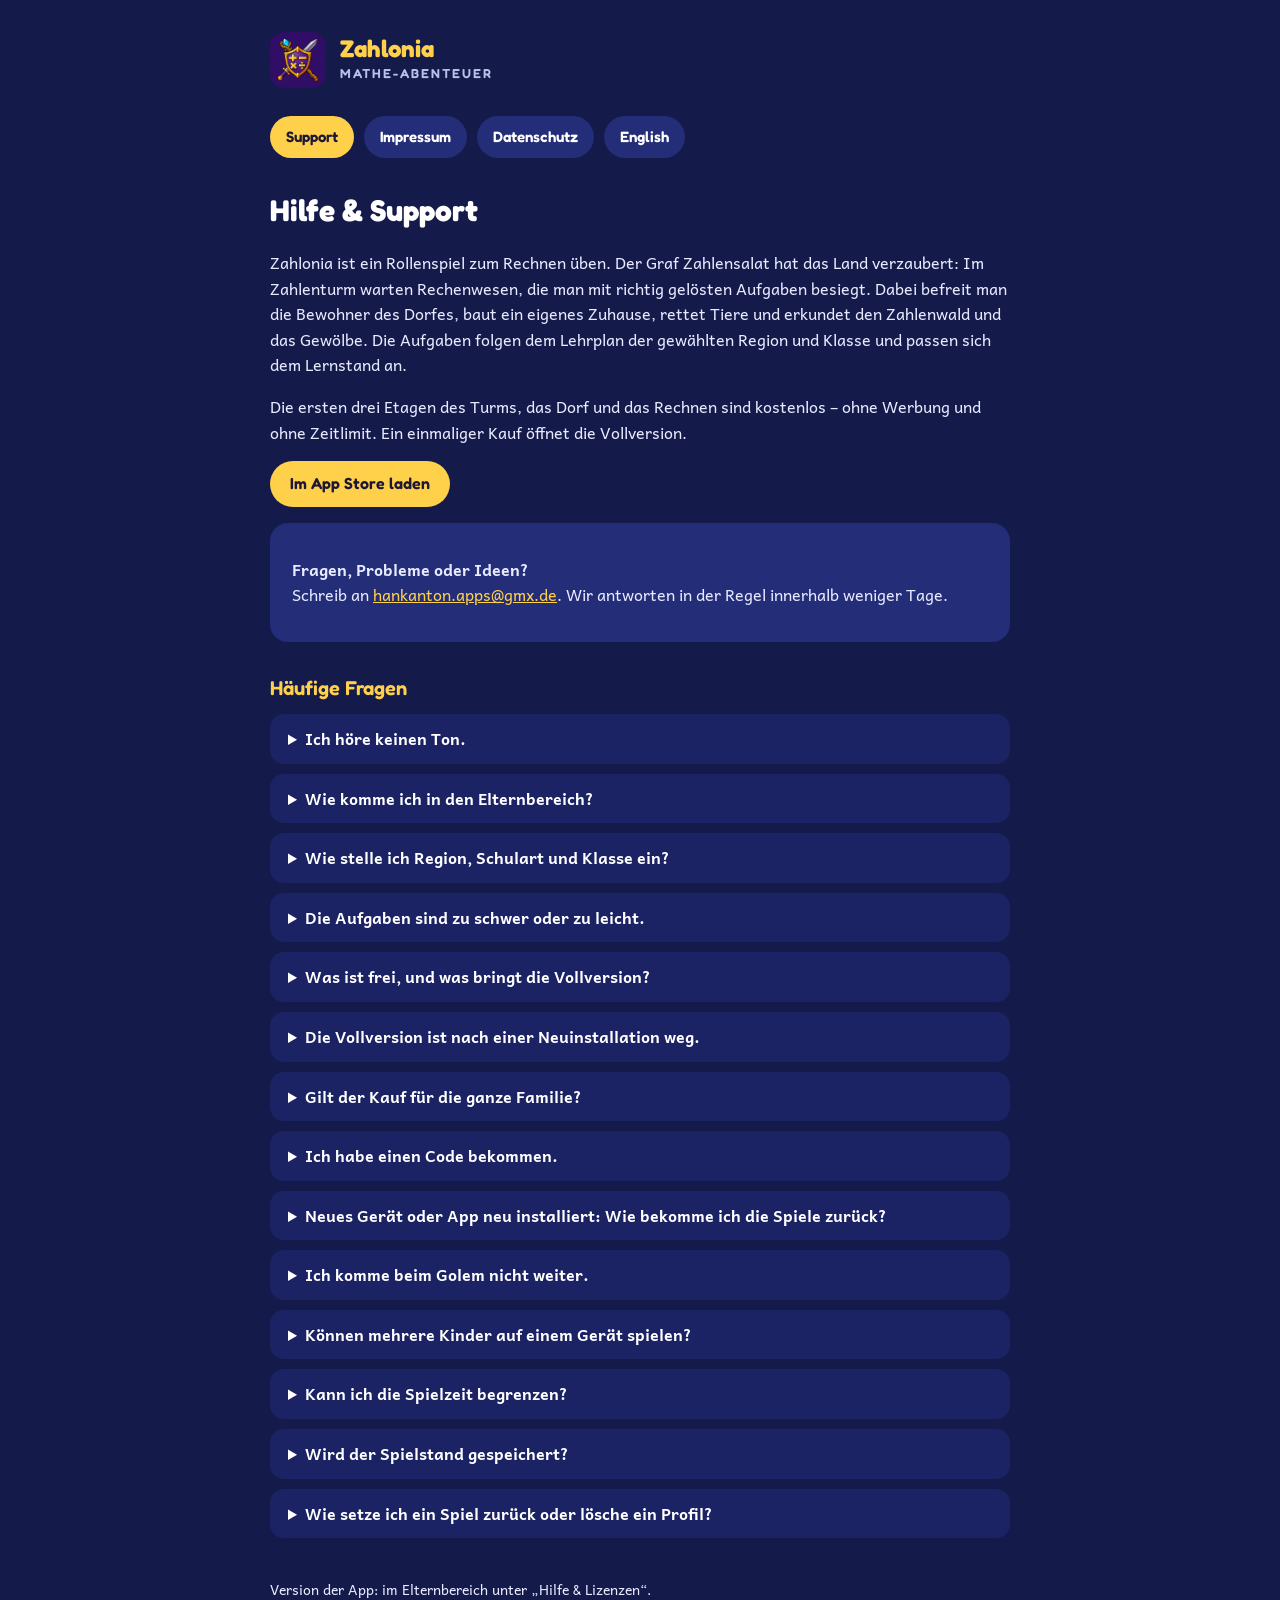
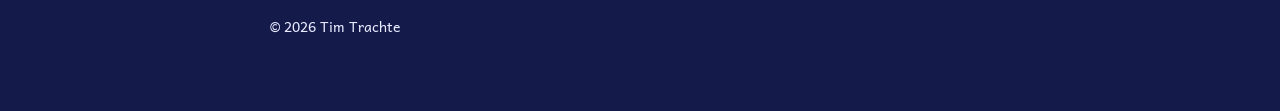
<file: index.html>
<!doctype html>
<html lang="de">
<head>
  <meta charset="utf-8">
  <meta name="viewport" content="width=device-width, initial-scale=1">
  <title>Support – Zahlonia: Mathe-Abenteuer</title>
  <link rel="icon" href="icons/icon-192.png">
  <link rel="stylesheet" href="fonts.css">
  <link rel="stylesheet" href="style.css">
</head>
<body>
<div class="wrap">
  <header>
    <img src="icons/logo-256.png" alt="">
    <div><div class="t">Zahlonia</div><div class="s">Mathe-Abenteuer</div></div>
  </header>
  <nav>
    <a href="index.html" class="on">Support</a>
    <a href="impressum.html">Impressum</a>
    <a href="datenschutz.html">Datenschutz</a>
    <a href="en/index.html" lang="en">English</a>
  </nav>

  <h1>Hilfe &amp; Support</h1>
  <p>Zahlonia ist ein Rollenspiel zum Rechnen üben. Der Graf Zahlensalat hat das Land verzaubert: Im Zahlenturm warten Rechenwesen, die man mit richtig gelösten Aufgaben besiegt. Dabei befreit man die Bewohner des Dorfes, baut ein eigenes Zuhause, rettet Tiere und erkundet den Zahlenwald und das Gewölbe. Die Aufgaben folgen dem Lehrplan der gewählten Region und Klasse und passen sich dem Lernstand an.</p>
  <p>Die ersten drei Etagen des Turms, das Dorf und das Rechnen sind kostenlos – ohne Werbung und ohne Zeitlimit. Ein einmaliger Kauf öffnet die Vollversion.</p>
  <p><a class="laden" href="https://apps.apple.com/app/id6821342129">Im App Store laden</a></p>

  <div class="card">
    <p><strong>Fragen, Probleme oder Ideen?</strong><br>
    Schreib an <a href="mailto:hankanton.apps@gmx.de">hankanton.apps@gmx.de</a>. Wir antworten in der Regel innerhalb weniger Tage.</p>
  </div>

  <h2>Häufige Fragen</h2>
  <details><summary>Ich höre keinen Ton.</summary><p>Zahlonia spielt auch im stillen Modus Ton ab, wie Musik- und Video-Apps. Prüfe die Lautstärke des Geräts (Lautstärketasten) und in Zahlonia unter Einstellungen die Regler für Musik, Klänge und Stimmen. Leiser oder ganz stumm stellst du das Spiel genauso: mit den Lautstärketasten oder in den Einstellungen. Falls es trotzdem still bleibt, schreib uns bitte, welches Gerät und welche iOS-Version du nutzt.</p></details>
  <details><summary>Wie komme ich in den Elternbereich?</summary><p>In den Einstellungen auf „Für Eltern“ tippen. Dort steht eine Zahl als Wort, die in Ziffern eingetippt wird. Auf Wunsch lässt sich zusätzlich eine eigene Eltern-PIN festlegen.</p></details>
  <details><summary>Wie stelle ich Region, Schulart und Klasse ein?</summary><p>Im Elternbereich unter „Spielweg &amp; Klasse“. Enthalten sind die Lehrpläne aller deutschen Bundesländer, Österreichs, der Schweiz, Liechtensteins und Südtirols. Unter „Allgemein“ lässt sich mit „Wir sind gerade bei …“ angeben, welches Thema gerade in der Schule dran ist; dieses Thema kommt dann öfter vor.</p></details>
  <details><summary>Die Aufgaben sind zu schwer oder zu leicht.</summary><p>Das Spiel passt sich dem Lernstand an: Was noch unsicher ist, kommt öfter, und nach einem Fehler kommt dieselbe Art Aufgabe bald mit neuen Zahlen wieder. Wer schon weiter ist oder etwas wiederholen möchte, wählt im Elternbereich unter „Spielweg &amp; Klasse“ den Weg „Nach Stufe“ statt „Nach meiner Schule“. Unter „Allgemein“ lässt sich außerdem einstellen, wie stark die Wesen sind; die Aufgaben selbst ändert das nicht. Unter „Lernstand“ sieht man, welche Themen schon sicher sitzen.</p></details>
  <details><summary>Was ist frei, und was bringt die Vollversion?</summary><p>Frei sind die Etagen 1 bis 3 des Turms, das Dorf und das Rechnen für alle Klassen, ohne Werbung und ohne Zeitlimit. Die Vollversion öffnet die Etagen 4 bis 10, den Zahlenwald, das Gewölbe, alle Tiere sowie den Ausbau von Dorf und Haus. Sie ist ein einmaliger Kauf, kein Abo. Kaufen lässt sie sich nur im Elternbereich unter „Vollversion“; im Spiel selbst gibt es keinen Kaufknopf. Den aktuellen Preis zeigt die App dort direkt aus dem App Store.</p></details>
  <details><summary>Die Vollversion ist nach einer Neuinstallation weg.</summary><p>Im Elternbereich unter „Vollversion“ auf „Käufe wiederherstellen“ tippen. Dafür muss das Gerät mit demselben Apple Account angemeldet sein, mit dem gekauft wurde. Meist kommt die Vollversion beim Start auch von selbst wieder. Auf Android ebenso, mit dem Google-Konto, mit dem im Play Store gekauft wurde.</p></details>
  <details><summary>Gilt der Kauf für die ganze Familie?</summary><p>Ja. Die Vollversion gilt für alle Kinder auf dem Gerät und über die Familienfreigabe von Apple auch auf den Geräten der Familie. Ist bei einem Kinderkonto „Kaufen fragen“ eingeschaltet, wartet der Kauf, bis ein Elternteil zustimmt; danach ist die Vollversion von selbst da. Auf Android gilt die Vollversion für alle Kinder auf dem Gerät und auf anderen Android-Geräten mit demselben Google-Konto; die Familienmediathek von Google Play teilt In-App-Käufe nicht. Braucht ein Kauf die Zustimmung in Family Link, wartet er ebenso, bis sie da ist.</p></details>
  <details><summary>Ich habe einen Code bekommen.</summary><p>Im Elternbereich unter „Vollversion“ auf „Code einlösen“ tippen. Alternativ im App Store auf das eigene Profilbild tippen und „Geschenkkarte oder Code einlösen“ wählen. Auf Android öffnet „Code einlösen“ den Play Store; alternativ dort auf das eigene Profilbild tippen und „Zahlungen und Abos“ → „Geschenkcode einlösen“ wählen.</p></details>
  <details><summary>Neues Gerät oder App neu installiert: Wie bekomme ich die Spiele zurück?</summary><p>Zahlonia sichert die Spiele in iCloud, im Apple Account, der auf dem Gerät angemeldet ist, wenn iCloud dort eingeschaltet ist. Das neue Gerät muss mit demselben Apple Account angemeldet sein. Beim ersten Start auf dem neuen Gerät fragt die App „Gespeicherte Spiele in iCloud gefunden“; mit „Übernehmen“ geht es dort weiter, wo zuletzt gesichert wurde. Später geht das im Elternbereich unter „Allgemein“ → „Sicherung“ → „Aus iCloud wiederherstellen …“. Die Sicherung ist kein laufender Abgleich: Wer abwechselnd auf zwei Geräten spielt, hat dort getrennte Spielstände, und in iCloud liegt immer die Sicherung des Geräts, das zuletzt gesichert hat. Auf Android sichert Android selbst: etwa einmal am Tag verschlüsselt im Google-Konto des Geräts, wenn die Gerätesicherung an ist und das Gerät eine Displaysperre hat. Wird ein neues Gerät aus dieser Sicherung eingerichtet oder Zahlonia neu installiert, sind die Spiele von selbst wieder da – ohne Rückfrage.</p></details>
  <details><summary>Ich komme beim Golem nicht weiter.</summary><p>Mit Gold und Erz lassen sich in der Schmiede Waffe und Rüstung verbessern, und in der Kräuterstube gibt es Tränke. Beides macht den Kampf leichter. Wer viele Aufgaben richtig löst, wird außerdem mit der Zeit stärker.</p></details>
  <details><summary>Können mehrere Kinder auf einem Gerät spielen?</summary><p>Ja. Bis zu sechs Kinder bekommen je ein eigenes Profil mit eigener Klasse, und jedes Kind kann bis zu drei Spiele mit eigenem Helden haben. Verwaltet wird das im Elternbereich unter „Kinder“.</p></details>
  <details><summary>Kann ich die Spielzeit begrenzen?</summary><p>Ja, im Elternbereich unter „Spielzeit“: eine Grenze pro Tag, auf Wunsch am Wochenende anders. Ist die Zeit um, endet das Spiel freundlich und speichert. Für einen Tag lässt sich die Zeit verlängern.</p></details>
  <details><summary>Wird der Spielstand gespeichert?</summary><p>Ja, laufend auf dem Gerät und zusätzlich als Sicherung in iCloud, im Apple Account des Geräts (abschaltbar im Elternbereich unter „Allgemein“ → „Sicherung“; eine vorhandene Kopie entfernt dort „Sicherung in iCloud löschen …“). Über „Pause machen“ im Menü lässt sich jederzeit aufhören, beim nächsten Start geht es an derselben Stelle weiter. Auf Android statt in iCloud in der Gerätesicherung des Google-Kontos (Schalter „Sicherung im Google-Konto“ an derselben Stelle).</p></details>
  <details><summary>Wie setze ich ein Spiel zurück oder lösche ein Profil?</summary><p>Im Elternbereich: „Allgemein“ → „Spiel zurücksetzen …“, ein Kind samt Spielen unter „Kinder“. Zur Sicherheit muss man das Löschen drei Sekunden gedrückt halten.</p></details>

  <footer>
    <p>Version der App: im Elternbereich unter „Hilfe &amp; Lizenzen“.</p>
    <p>© 2026 Tim Trachte</p>
  </footer>
</div>
</body>
</html>
</file>
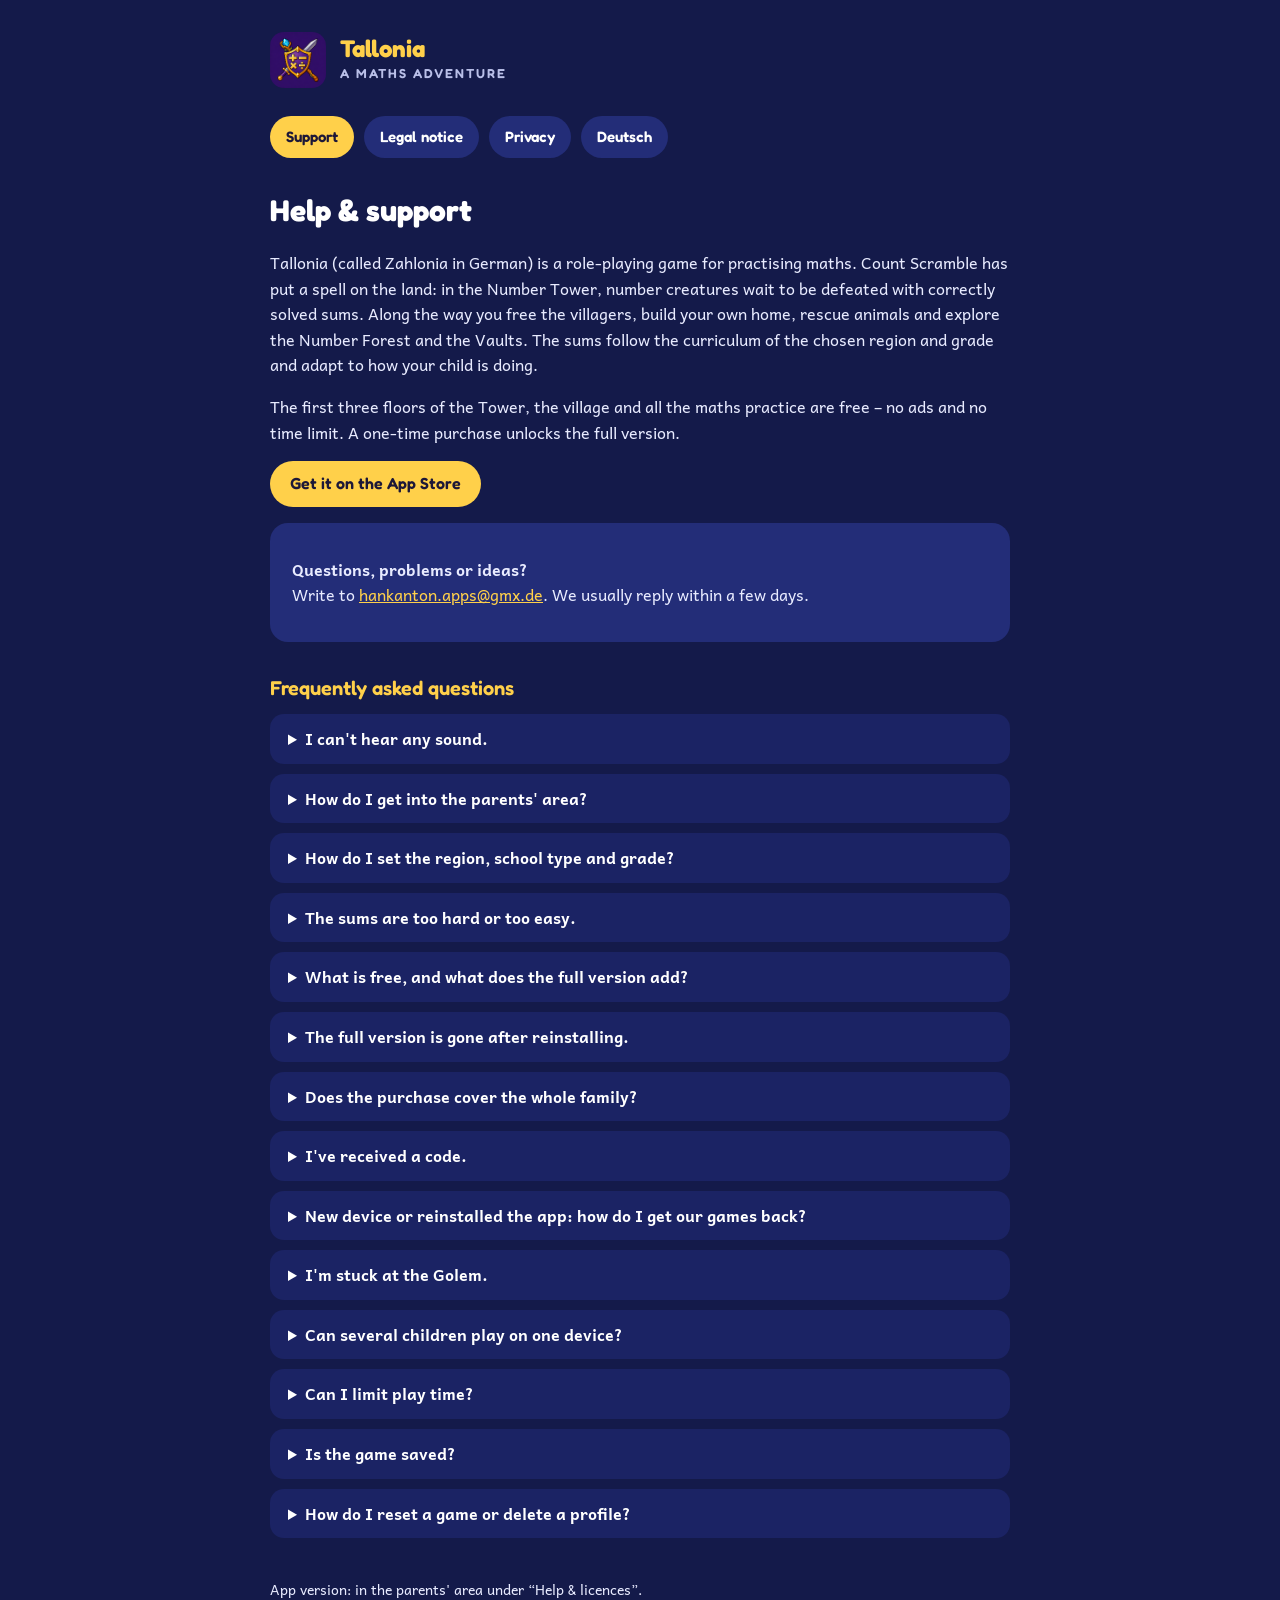
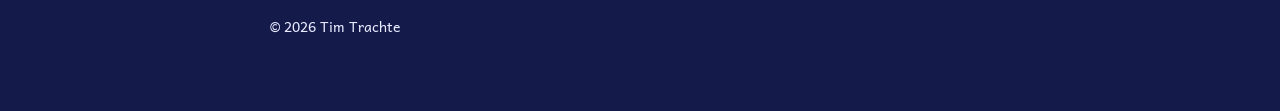
<file: en/index.html>
<!doctype html>
<html lang="en">
<head>
  <meta charset="utf-8">
  <meta name="viewport" content="width=device-width, initial-scale=1">
  <title>Support – Tallonia: A Maths Adventure</title>
  <link rel="icon" href="../icons/icon-192.png">
  <link rel="stylesheet" href="../fonts.css">
  <link rel="stylesheet" href="../style.css">
</head>
<body>
<div class="wrap">
  <header>
    <img src="../icons/logo-256.png" alt="">
    <div><div class="t">Tallonia</div><div class="s">A Maths Adventure</div></div>
  </header>
  <nav>
    <a href="index.html" class="on">Support</a>
    <a href="legal-notice.html">Legal notice</a>
    <a href="privacy.html">Privacy</a>
    <a href="../index.html" lang="de">Deutsch</a>
  </nav>

  <h1>Help &amp; support</h1>
  <p>Tallonia (called Zahlonia in German) is a role-playing game for practising maths. Count Scramble has put a spell on the land: in the Number Tower, number creatures wait to be defeated with correctly solved sums. Along the way you free the villagers, build your own home, rescue animals and explore the Number Forest and the Vaults. The sums follow the curriculum of the chosen region and grade and adapt to how your child is doing.</p>
  <p>The first three floors of the Tower, the village and all the maths practice are free – no ads and no time limit. A one-time purchase unlocks the full version.</p>
  <p><a class="laden" href="https://apps.apple.com/app/id6821342129">Get it on the App Store</a></p>

  <div class="card">
    <p><strong>Questions, problems or ideas?</strong><br>
    Write to <a href="mailto:hankanton.apps@gmx.de">hankanton.apps@gmx.de</a>. We usually reply within a few days.</p>
  </div>

  <h2>Frequently asked questions</h2>
  <details><summary>I can't hear any sound.</summary><p>Tallonia plays sound even in silent mode, like music and video apps. Check the device volume (volume buttons) and the sliders for music, sounds and voices under Settings in the game. To make the game quieter or mute it, use the volume buttons or the settings. If it still stays silent, please tell us which device and iOS version you are using.</p></details>
  <details><summary>How do I get into the parents' area?</summary><p>Tap “For parents” in the settings. A number is shown as a word; type it in as digits. You can also set your own parent PIN.</p></details>
  <details><summary>How do I set the region, school type and grade?</summary><p>In the parents' area under “Play mode &amp; grade”. The curricula of all German federal states, Austria, the German-speaking and bilingual Swiss cantons, Liechtenstein and South Tyrol are included (the game is in English, the curricula are those of these regions). If you follow a different curriculum, choose “By Level” instead. Under “General”, “We're currently on…” lets you say which topic is being covered at school right now; that topic then comes up more often.</p></details>
  <details><summary>The sums are too hard or too easy.</summary><p>The game adapts to your child's progress: what is still shaky comes up more often, and after a mistake the same kind of sum soon returns with new numbers. If your child is ahead or wants to revise, choose “By Level” instead of “By My School” in the parents' area under “Play mode &amp; grade”. Under “General” you can also set how strong the creatures are; this does not change the sums themselves. “Progress” shows which topics are already secure.</p></details>
  <details><summary>What is free, and what does the full version add?</summary><p>Floors 1 to 3 of the Tower, the village and the maths for every grade are free, with no ads and no time limit. The full version unlocks Floors 4 to 10, the Number Forest, the Vaults, all animals and the upgrades for the village and your home. It is a one-time purchase, not a subscription. It can only be bought in the parents' area under “Full version”; there is no buy button in the game itself. The app shows the current price there, straight from the App Store.</p></details>
  <details><summary>The full version is gone after reinstalling.</summary><p>In the parents' area under “Full version”, tap “Restore purchases”. The device must be signed in with the same Apple Account that made the purchase. Usually the full version also comes back by itself when the app starts. On Android the same applies, with the Google account that was used to buy in the Play Store.</p></details>
  <details><summary>Does the purchase cover the whole family?</summary><p>Yes. The full version applies to all players on the device and, through Apple's Family Sharing, on your family's devices too. If “Ask to Buy” is turned on for a child's account, the purchase waits until a parent approves it; after that the full version appears by itself. On Android, the full version applies to all players on the device and on other Android devices with the same Google account; Google Play Family Library does not share in-app purchases. If a purchase needs approval in Family Link, it waits in the same way until approved.</p></details>
  <details><summary>I've received a code.</summary><p>In the parents' area under “Full version”, tap “Redeem code”. Alternatively, tap your profile picture in the App Store and choose “Redeem Gift Card or Code”. On Android, “Redeem code” opens the Play Store; alternatively, tap your profile picture there and choose “Payments &amp; subscriptions” › “Redeem gift code”.</p></details>
  <details><summary>New device or reinstalled the app: how do I get our games back?</summary><p>Tallonia backs up the games to iCloud, in the Apple Account signed in on the device, if iCloud is turned on there. The new device must be signed in with the same Apple Account. On first launch on the new device, the app asks “Saved games found in iCloud”; tap “Restore” to continue from the last backup. Later you can do this in the parents' area under “General” › “Backup” › “Restore from iCloud…”. The backup is not a live sync: if you play on two devices in turn, each keeps its own games, and iCloud always holds the backup of the device that backed up last. On Android, Android itself does the backup: about once a day, encrypted, in the Google account on the device, if device backup is on and the device has a screen lock. If a new device is set up from this backup or Tallonia is reinstalled, the games are back by themselves – without asking.</p></details>
  <details><summary>I'm stuck at the Golem.</summary><p>With gold and ore you can improve your weapon and armour at the Forge, and the Herb Shop sells potions. Both make the fight easier. Solving lots of sums correctly also makes you stronger over time.</p></details>
  <details><summary>Can several children play on one device?</summary><p>Yes. Up to six children each get their own profile with their own grade, and each child can have up to three games with their own hero. You manage this in the parents' area under “Players”.</p></details>
  <details><summary>Can I limit play time?</summary><p>Yes, in the parents' area under “Play time”: a limit per day, optionally different at weekends. When time is up, the game ends in a friendly way and saves. You can extend the time for one day.</p></details>
  <details><summary>Is the game saved?</summary><p>Yes, continuously on the device and also as a backup in iCloud, in the Apple Account on the device (can be turned off in the parents' area under “General” › “Backup”; “Delete iCloud backup…” there removes an existing copy). You can stop at any time with “Take a break” in the menu; next time it carries on from the same spot. On Android, instead of iCloud, in the device backup of the Google account (switch “Backup to Google account” in the same place).</p></details>
  <details><summary>How do I reset a game or delete a profile?</summary><p>In the parents' area: “General” › “Reset game…”, and a child together with their games under “Players”. For safety, deleting has to be held down for three seconds.</p></details>

  <footer>
    <p>App version: in the parents' area under “Help &amp; licences”.</p>
    <p>© 2026 Tim Trachte</p>
  </footer>
</div>
</body>
</html>
</file>
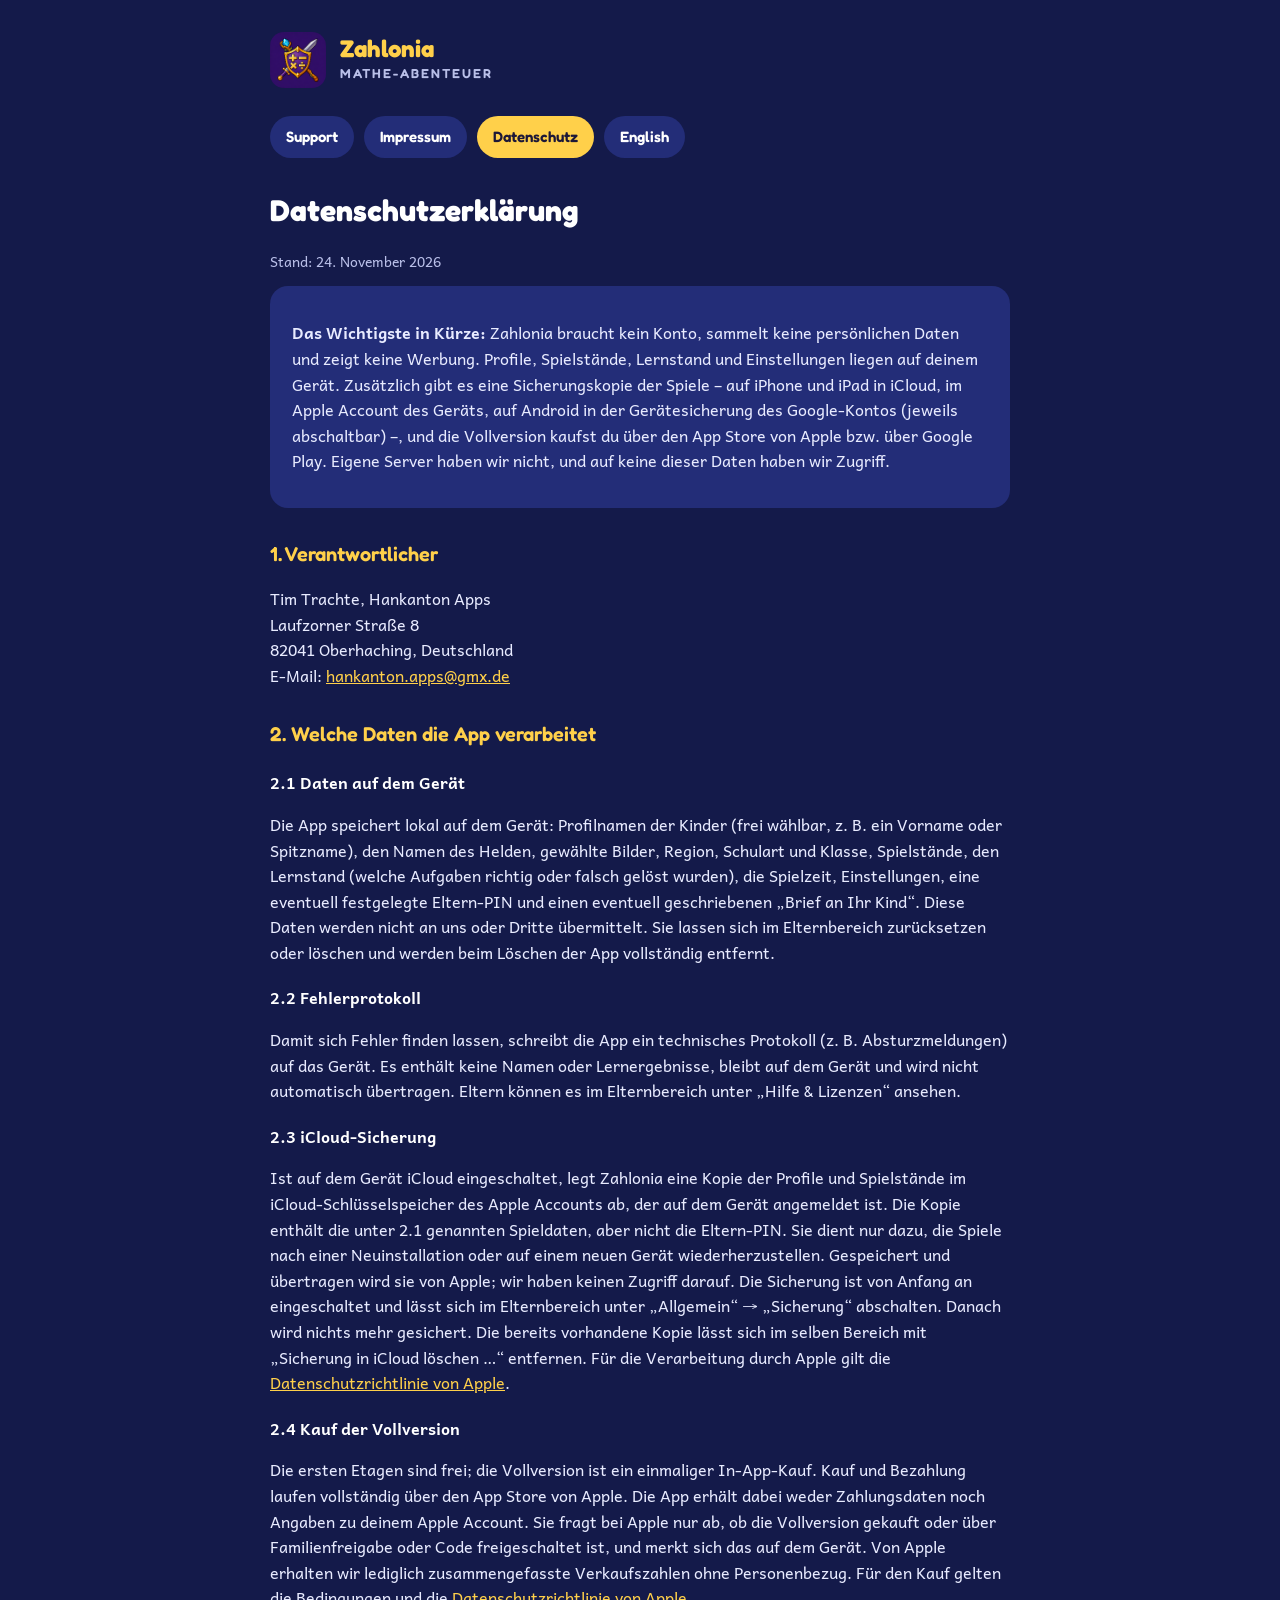
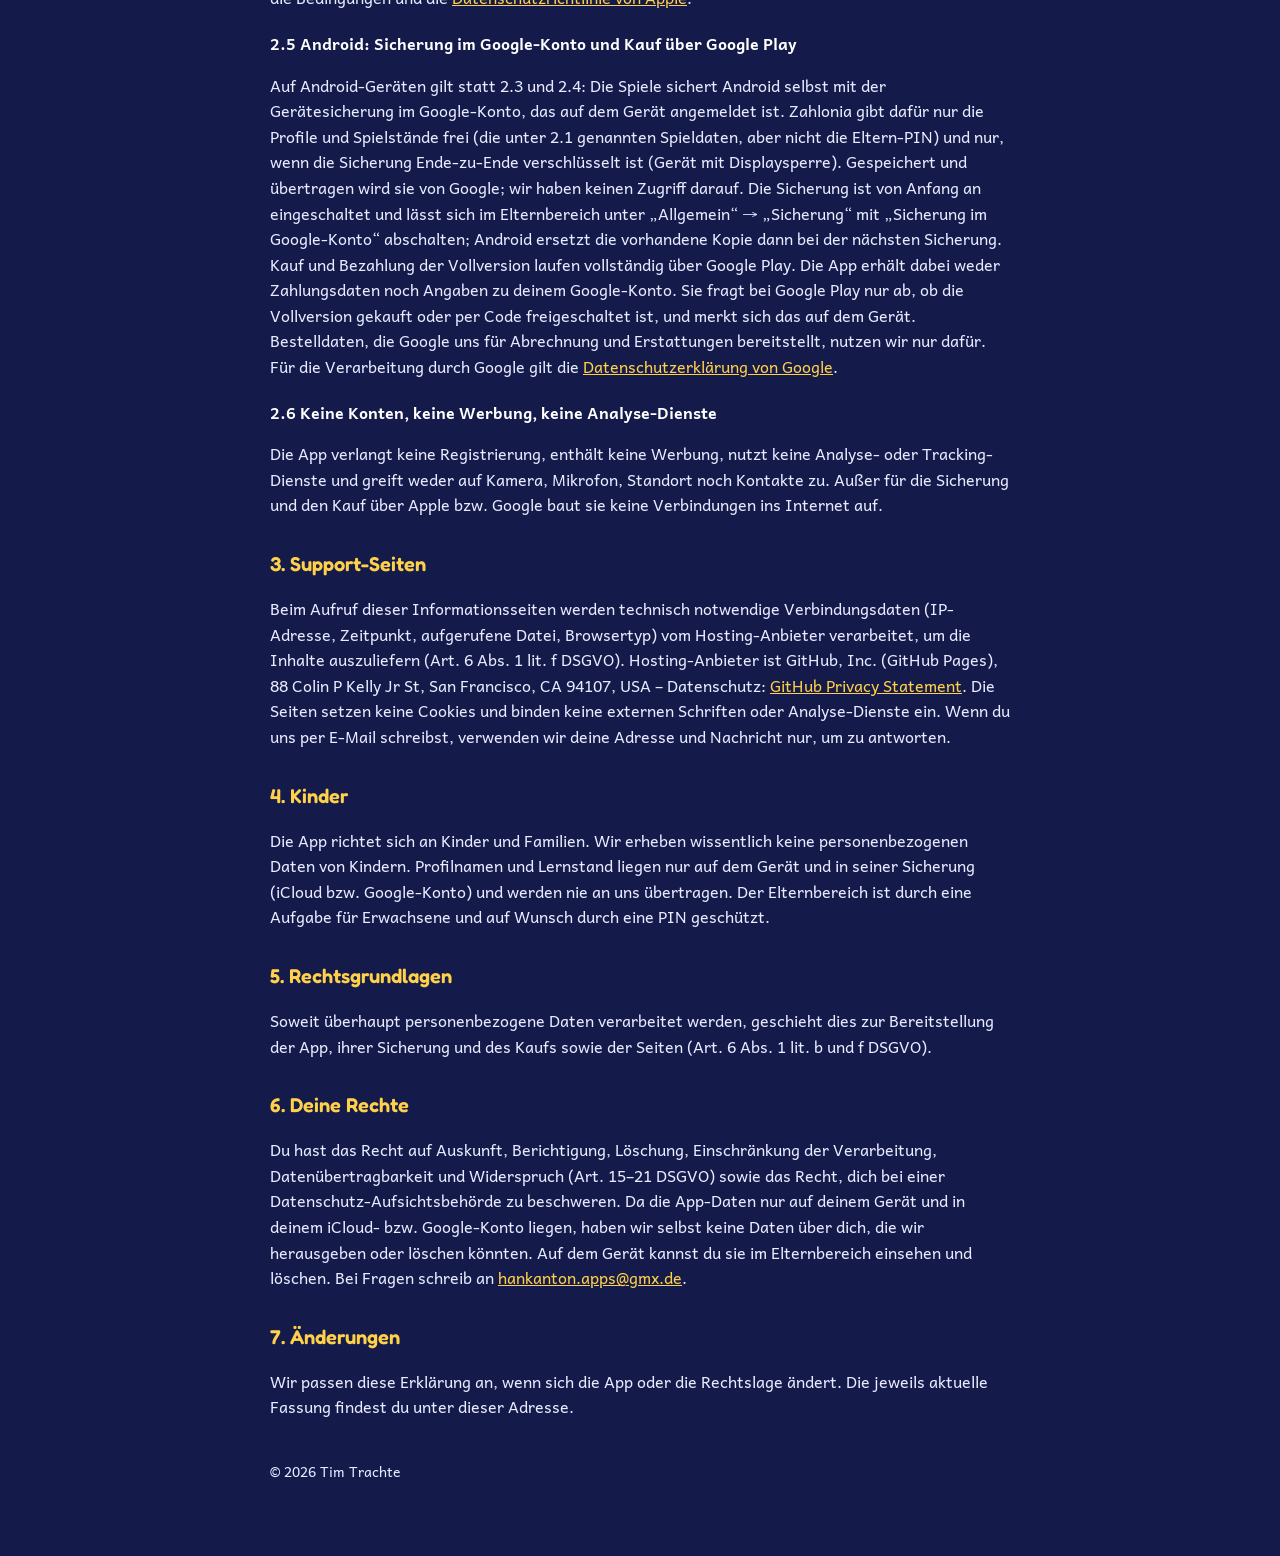
<file: datenschutz.html>
<!doctype html>
<html lang="de">
<head>
  <meta charset="utf-8">
  <meta name="viewport" content="width=device-width, initial-scale=1">
  <title>Datenschutz – Zahlonia: Mathe-Abenteuer</title>
  <link rel="icon" href="icons/icon-192.png">
  <link rel="stylesheet" href="fonts.css">
  <link rel="stylesheet" href="style.css">
</head>
<body>
<div class="wrap">
  <header>
    <img src="icons/logo-256.png" alt="">
    <div><div class="t">Zahlonia</div><div class="s">Mathe-Abenteuer</div></div>
  </header>
  <nav>
    <a href="index.html">Support</a>
    <a href="impressum.html">Impressum</a>
    <a href="datenschutz.html" class="on">Datenschutz</a>
    <a href="en/privacy.html" lang="en">English</a>
  </nav>

  <h1>Datenschutzerklärung</h1>
  <p class="muted">Stand: 24. November 2026</p>

  <div class="card">
    <p><strong>Das Wichtigste in Kürze:</strong> Zahlonia braucht kein Konto, sammelt keine persönlichen Daten und zeigt keine Werbung. Profile, Spielstände, Lernstand und Einstellungen liegen auf deinem Gerät. Zusätzlich gibt es eine Sicherungskopie der Spiele – auf iPhone und iPad in iCloud, im Apple Account des Geräts, auf Android in der Gerätesicherung des Google-Kontos (jeweils abschaltbar) –, und die Vollversion kaufst du über den App Store von Apple bzw. über Google Play. Eigene Server haben wir nicht, und auf keine dieser Daten haben wir Zugriff.</p>
  </div>

  <h2>1. Verantwortlicher</h2>
  <p>Tim Trachte, Hankanton Apps<br>Laufzorner Straße 8<br>82041 Oberhaching, Deutschland<br>
  E-Mail: <a href="mailto:hankanton.apps@gmx.de">hankanton.apps@gmx.de</a></p>

  <h2>2. Welche Daten die App verarbeitet</h2>
  <h3>2.1 Daten auf dem Gerät</h3>
  <p>Die App speichert lokal auf dem Gerät: Profilnamen der Kinder (frei wählbar, z. B. ein Vorname oder Spitzname), den Namen des Helden, gewählte Bilder, Region, Schulart und Klasse, Spielstände, den Lernstand (welche Aufgaben richtig oder falsch gelöst wurden), die Spielzeit, Einstellungen, eine eventuell festgelegte Eltern-PIN und einen eventuell geschriebenen „Brief an Ihr Kind“. Diese Daten werden nicht an uns oder Dritte übermittelt. Sie lassen sich im Elternbereich zurücksetzen oder löschen und werden beim Löschen der App vollständig entfernt.</p>
  <h3>2.2 Fehlerprotokoll</h3>
  <p>Damit sich Fehler finden lassen, schreibt die App ein technisches Protokoll (z. B. Absturzmeldungen) auf das Gerät. Es enthält keine Namen oder Lernergebnisse, bleibt auf dem Gerät und wird nicht automatisch übertragen. Eltern können es im Elternbereich unter „Hilfe &amp; Lizenzen“ ansehen.</p>
  <h3>2.3 iCloud-Sicherung</h3>
  <p>Ist auf dem Gerät iCloud eingeschaltet, legt Zahlonia eine Kopie der Profile und Spielstände im iCloud-Schlüsselspeicher des Apple Accounts ab, der auf dem Gerät angemeldet ist. Die Kopie enthält die unter 2.1 genannten Spieldaten, aber nicht die Eltern-PIN. Sie dient nur dazu, die Spiele nach einer Neuinstallation oder auf einem neuen Gerät wiederherzustellen. Gespeichert und übertragen wird sie von Apple; wir haben keinen Zugriff darauf. Die Sicherung ist von Anfang an eingeschaltet und lässt sich im Elternbereich unter „Allgemein“ → „Sicherung“ abschalten. Danach wird nichts mehr gesichert. Die bereits vorhandene Kopie lässt sich im selben Bereich mit „Sicherung in iCloud löschen …“ entfernen. Für die Verarbeitung durch Apple gilt die <a href="https://www.apple.com/de/legal/privacy/de-ww/" rel="noopener">Datenschutzrichtlinie von Apple</a>.</p>
  <h3>2.4 Kauf der Vollversion</h3>
  <p>Die ersten Etagen sind frei; die Vollversion ist ein einmaliger In-App-Kauf. Kauf und Bezahlung laufen vollständig über den App Store von Apple. Die App erhält dabei weder Zahlungsdaten noch Angaben zu deinem Apple Account. Sie fragt bei Apple nur ab, ob die Vollversion gekauft oder über Familienfreigabe oder Code freigeschaltet ist, und merkt sich das auf dem Gerät. Von Apple erhalten wir lediglich zusammengefasste Verkaufszahlen ohne Personenbezug. Für den Kauf gelten die Bedingungen und die <a href="https://www.apple.com/de/legal/privacy/de-ww/" rel="noopener">Datenschutzrichtlinie von Apple</a>.</p>
  <h3>2.5 Android: Sicherung im Google-Konto und Kauf über Google Play</h3>
  <p>Auf Android-Geräten gilt statt 2.3 und 2.4: Die Spiele sichert Android selbst mit der Gerätesicherung im Google-Konto, das auf dem Gerät angemeldet ist. Zahlonia gibt dafür nur die Profile und Spielstände frei (die unter 2.1 genannten Spieldaten, aber nicht die Eltern-PIN) und nur, wenn die Sicherung Ende-zu-Ende verschlüsselt ist (Gerät mit Displaysperre). Gespeichert und übertragen wird sie von Google; wir haben keinen Zugriff darauf. Die Sicherung ist von Anfang an eingeschaltet und lässt sich im Elternbereich unter „Allgemein“ → „Sicherung“ mit „Sicherung im Google-Konto“ abschalten; Android ersetzt die vorhandene Kopie dann bei der nächsten Sicherung. Kauf und Bezahlung der Vollversion laufen vollständig über Google Play. Die App erhält dabei weder Zahlungsdaten noch Angaben zu deinem Google-Konto. Sie fragt bei Google Play nur ab, ob die Vollversion gekauft oder per Code freigeschaltet ist, und merkt sich das auf dem Gerät. Bestelldaten, die Google uns für Abrechnung und Erstattungen bereitstellt, nutzen wir nur dafür. Für die Verarbeitung durch Google gilt die <a href="https://policies.google.com/privacy?hl=de" rel="noopener">Datenschutzerklärung von Google</a>.</p>
  <h3>2.6 Keine Konten, keine Werbung, keine Analyse-Dienste</h3>
  <p>Die App verlangt keine Registrierung, enthält keine Werbung, nutzt keine Analyse- oder Tracking-Dienste und greift weder auf Kamera, Mikrofon, Standort noch Kontakte zu. Außer für die Sicherung und den Kauf über Apple bzw. Google baut sie keine Verbindungen ins Internet auf.</p>

  <h2>3. Support-Seiten</h2>
  <p>Beim Aufruf dieser Informationsseiten werden technisch notwendige Verbindungsdaten (IP-Adresse, Zeitpunkt, aufgerufene Datei, Browsertyp) vom Hosting-Anbieter verarbeitet, um die Inhalte auszuliefern (Art. 6 Abs. 1 lit. f DSGVO). Hosting-Anbieter ist GitHub, Inc. (GitHub Pages), 88 Colin P Kelly Jr St, San Francisco, CA 94107, USA – Datenschutz: <a href="https://docs.github.com/de/site-policy/privacy-policies/github-general-privacy-statement" rel="noopener">GitHub Privacy Statement</a>. Die Seiten setzen keine Cookies und binden keine externen Schriften oder Analyse-Dienste ein. Wenn du uns per E-Mail schreibst, verwenden wir deine Adresse und Nachricht nur, um zu antworten.</p>

  <h2>4. Kinder</h2>
  <p>Die App richtet sich an Kinder und Familien. Wir erheben wissentlich keine personenbezogenen Daten von Kindern. Profilnamen und Lernstand liegen nur auf dem Gerät und in seiner Sicherung (iCloud bzw. Google-Konto) und werden nie an uns übertragen. Der Elternbereich ist durch eine Aufgabe für Erwachsene und auf Wunsch durch eine PIN geschützt.</p>

  <h2>5. Rechtsgrundlagen</h2>
  <p>Soweit überhaupt personenbezogene Daten verarbeitet werden, geschieht dies zur Bereitstellung der App, ihrer Sicherung und des Kaufs sowie der Seiten (Art. 6 Abs. 1 lit. b und f DSGVO).</p>

  <h2>6. Deine Rechte</h2>
  <p>Du hast das Recht auf Auskunft, Berichtigung, Löschung, Einschränkung der Verarbeitung, Datenübertragbarkeit und Widerspruch (Art. 15–21 DSGVO) sowie das Recht, dich bei einer Datenschutz-Aufsichtsbehörde zu beschweren. Da die App-Daten nur auf deinem Gerät und in deinem iCloud- bzw. Google-Konto liegen, haben wir selbst keine Daten über dich, die wir herausgeben oder löschen könnten. Auf dem Gerät kannst du sie im Elternbereich einsehen und löschen. Bei Fragen schreib an <a href="mailto:hankanton.apps@gmx.de">hankanton.apps@gmx.de</a>.</p>

  <h2>7. Änderungen</h2>
  <p>Wir passen diese Erklärung an, wenn sich die App oder die Rechtslage ändert. Die jeweils aktuelle Fassung findest du unter dieser Adresse.</p>

  <footer>
    <p>© 2026 Tim Trachte</p>
  </footer>
</div>
</body>
</html>
</file>
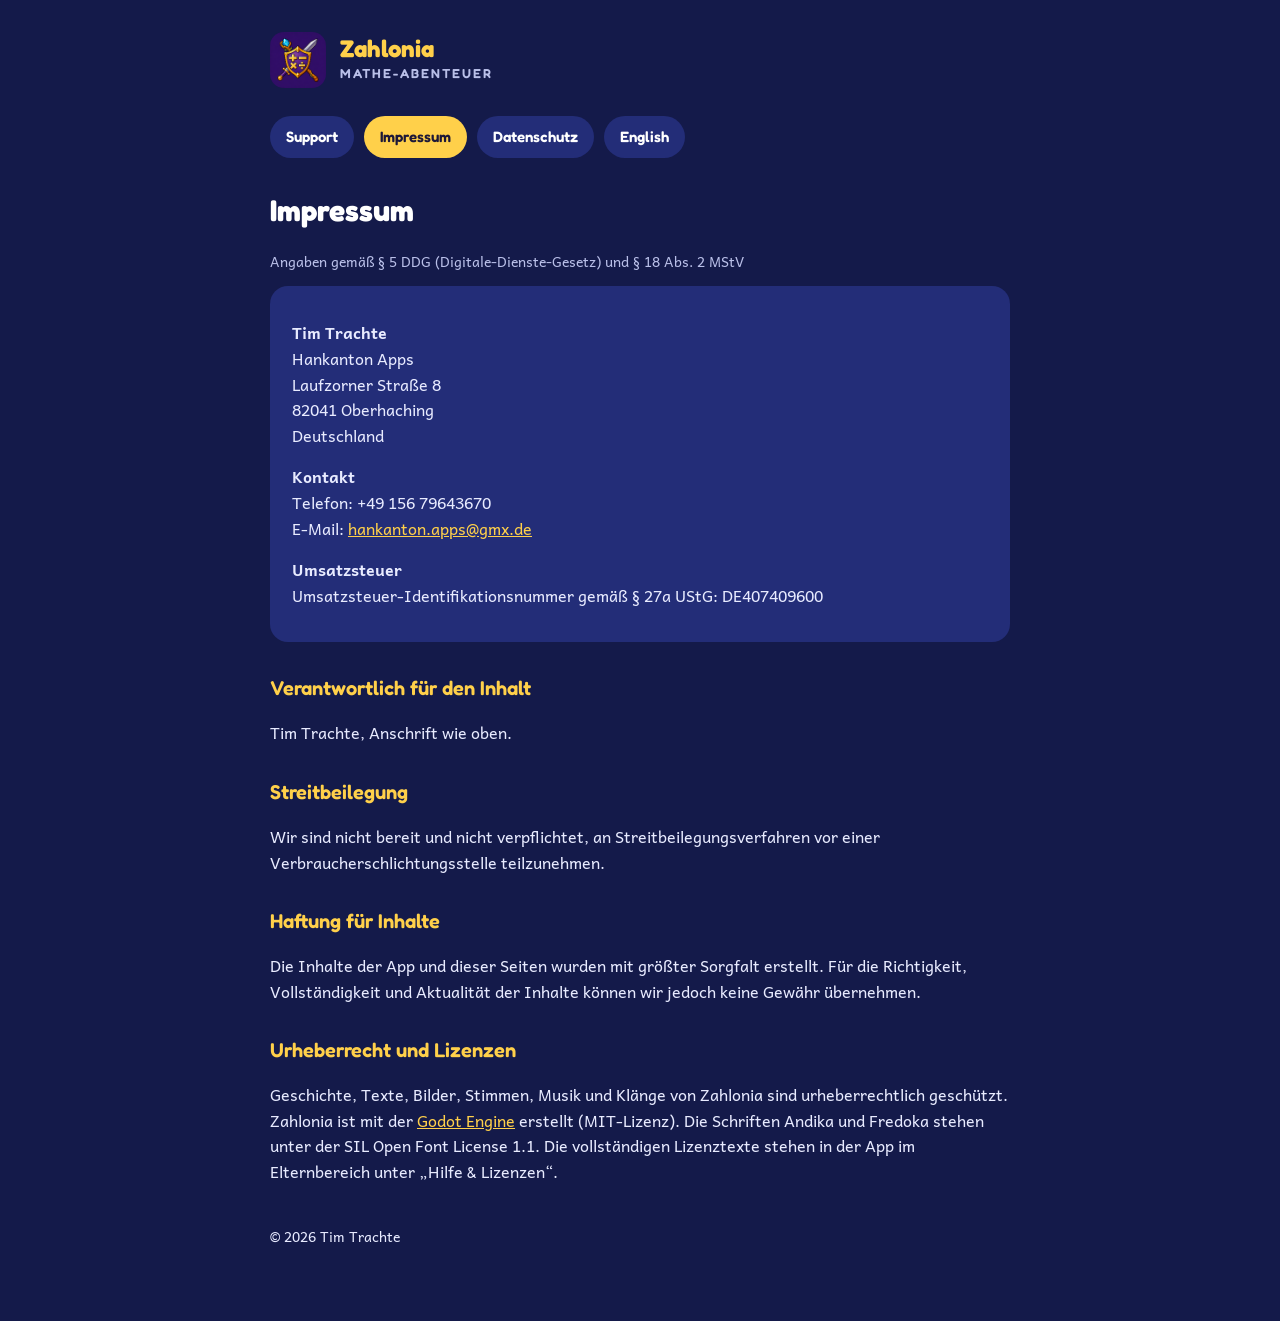
<file: impressum.html>
<!doctype html>
<html lang="de">
<head>
  <meta charset="utf-8">
  <meta name="viewport" content="width=device-width, initial-scale=1">
  <title>Impressum – Zahlonia: Mathe-Abenteuer</title>
  <link rel="icon" href="icons/icon-192.png">
  <link rel="stylesheet" href="fonts.css">
  <link rel="stylesheet" href="style.css">
</head>
<body>
<div class="wrap">
  <header>
    <img src="icons/logo-256.png" alt="">
    <div><div class="t">Zahlonia</div><div class="s">Mathe-Abenteuer</div></div>
  </header>
  <nav>
    <a href="index.html">Support</a>
    <a href="impressum.html" class="on">Impressum</a>
    <a href="datenschutz.html">Datenschutz</a>
    <a href="en/legal-notice.html" lang="en">English</a>
  </nav>

  <h1>Impressum</h1>
  <p class="muted">Angaben gemäß § 5 DDG (Digitale-Dienste-Gesetz) und § 18 Abs. 2 MStV</p>

  <div class="card">
    <p><strong>Tim Trachte</strong><br>
    Hankanton Apps<br>
    Laufzorner Straße 8<br>
    82041 Oberhaching<br>
    Deutschland</p>
    <p><strong>Kontakt</strong><br>
    Telefon: +49 156 79643670<br>
    E-Mail: <a href="mailto:hankanton.apps@gmx.de">hankanton.apps@gmx.de</a></p>
    <p><strong>Umsatzsteuer</strong><br>
    Umsatzsteuer-Identifikationsnummer gemäß § 27a UStG: DE407409600</p>
  </div>

  <h2>Verantwortlich für den Inhalt</h2>
  <p>Tim Trachte, Anschrift wie oben.</p>

  <h2>Streitbeilegung</h2>
  <p>Wir sind nicht bereit und nicht verpflichtet, an Streitbeilegungsverfahren vor einer Verbraucherschlichtungsstelle teilzunehmen.</p>

  <h2>Haftung für Inhalte</h2>
  <p>Die Inhalte der App und dieser Seiten wurden mit größter Sorgfalt erstellt. Für die Richtigkeit, Vollständigkeit und Aktualität der Inhalte können wir jedoch keine Gewähr übernehmen.</p>

  <h2>Urheberrecht und Lizenzen</h2>
  <p>Geschichte, Texte, Bilder, Stimmen, Musik und Klänge von Zahlonia sind urheberrechtlich geschützt. Zahlonia ist mit der <a href="https://godotengine.org" rel="noopener">Godot Engine</a> erstellt (MIT-Lizenz). Die Schriften Andika und Fredoka stehen unter der SIL Open Font License 1.1. Die vollständigen Lizenztexte stehen in der App im Elternbereich unter „Hilfe &amp; Lizenzen“.</p>

  <footer>
    <p>© 2026 Tim Trachte</p>
  </footer>
</div>
</body>
</html>
</file>
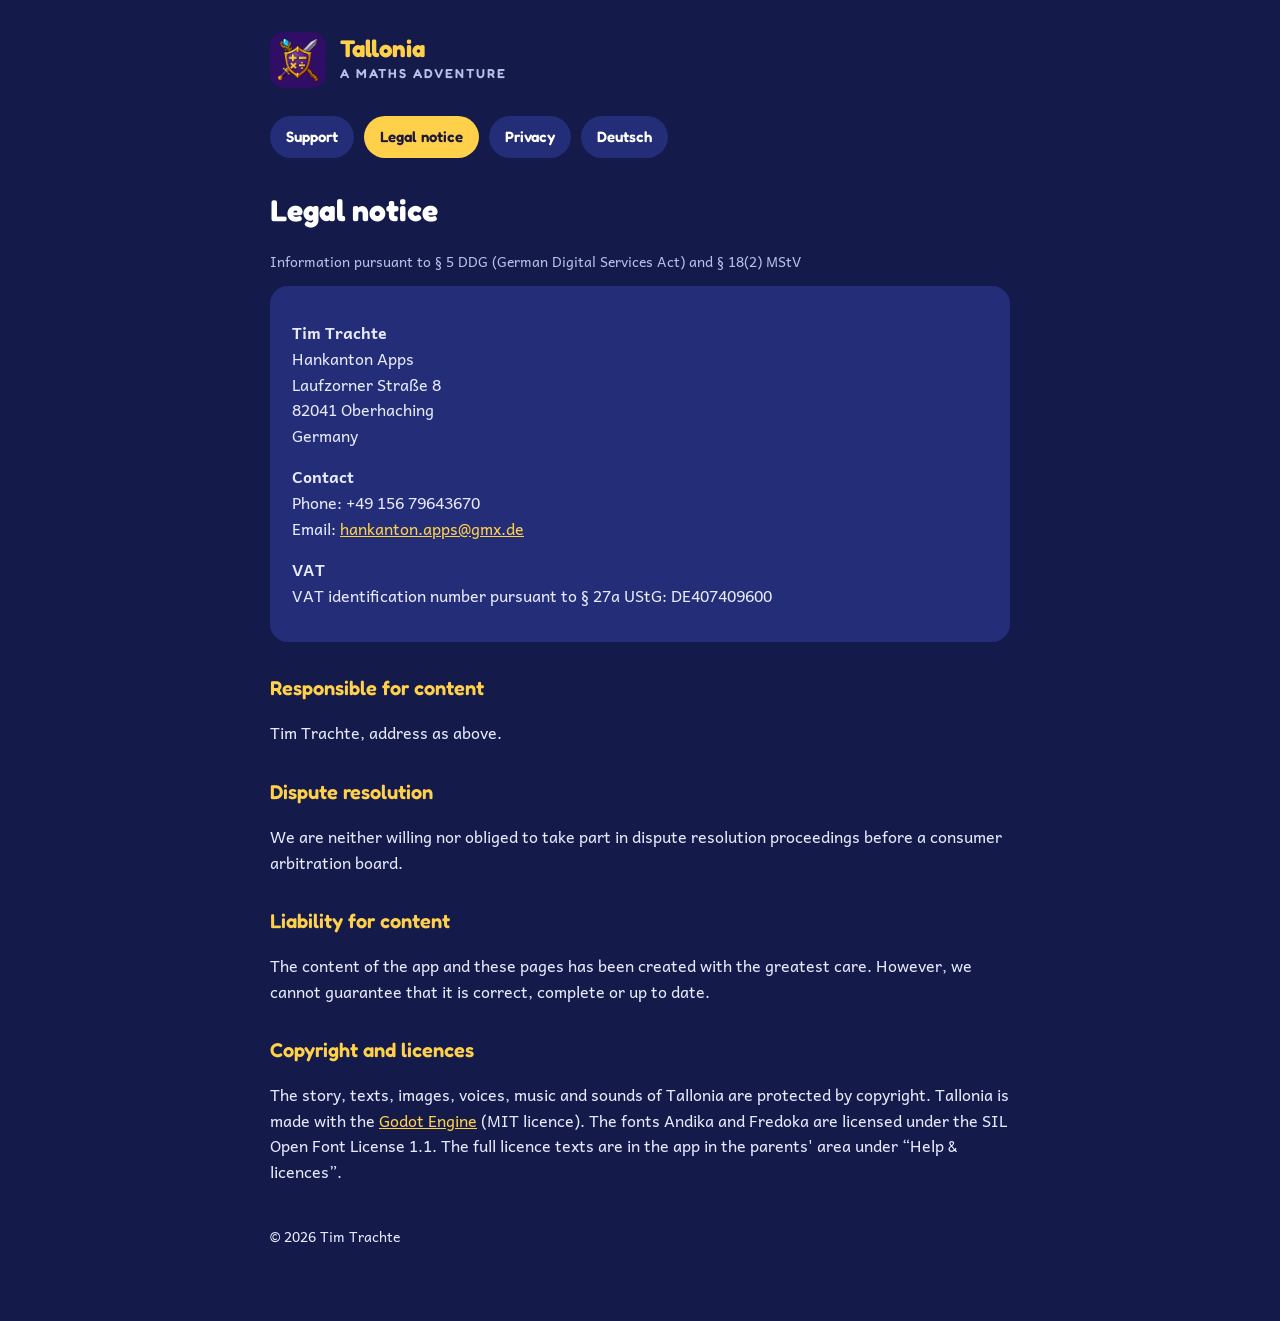
<file: en/legal-notice.html>
<!doctype html>
<html lang="en">
<head>
  <meta charset="utf-8">
  <meta name="viewport" content="width=device-width, initial-scale=1">
  <title>Legal notice – Tallonia: A Maths Adventure</title>
  <link rel="icon" href="../icons/icon-192.png">
  <link rel="stylesheet" href="../fonts.css">
  <link rel="stylesheet" href="../style.css">
</head>
<body>
<div class="wrap">
  <header>
    <img src="../icons/logo-256.png" alt="">
    <div><div class="t">Tallonia</div><div class="s">A Maths Adventure</div></div>
  </header>
  <nav>
    <a href="index.html">Support</a>
    <a href="legal-notice.html" class="on">Legal notice</a>
    <a href="privacy.html">Privacy</a>
    <a href="../impressum.html" lang="de">Deutsch</a>
  </nav>

  <h1>Legal notice</h1>
  <p class="muted">Information pursuant to § 5 DDG (German Digital Services Act) and § 18(2) MStV</p>

  <div class="card">
    <p><strong>Tim Trachte</strong><br>
    Hankanton Apps<br>
    Laufzorner Straße 8<br>
    82041 Oberhaching<br>
    Germany</p>
    <p><strong>Contact</strong><br>
    Phone: +49 156 79643670<br>
    Email: <a href="mailto:hankanton.apps@gmx.de">hankanton.apps@gmx.de</a></p>
    <p><strong>VAT</strong><br>
    VAT identification number pursuant to § 27a UStG: DE407409600</p>
  </div>

  <h2>Responsible for content</h2>
  <p>Tim Trachte, address as above.</p>

  <h2>Dispute resolution</h2>
  <p>We are neither willing nor obliged to take part in dispute resolution proceedings before a consumer arbitration board.</p>

  <h2>Liability for content</h2>
  <p>The content of the app and these pages has been created with the greatest care. However, we cannot guarantee that it is correct, complete or up to date.</p>

  <h2>Copyright and licences</h2>
  <p>The story, texts, images, voices, music and sounds of Tallonia are protected by copyright. Tallonia is made with the <a href="https://godotengine.org" rel="noopener">Godot Engine</a> (MIT licence). The fonts Andika and Fredoka are licensed under the SIL Open Font License 1.1. The full licence texts are in the app in the parents' area under “Help &amp; licences”.</p>

  <footer>
    <p>© 2026 Tim Trachte</p>
  </footer>
</div>
</body>
</html>
</file>
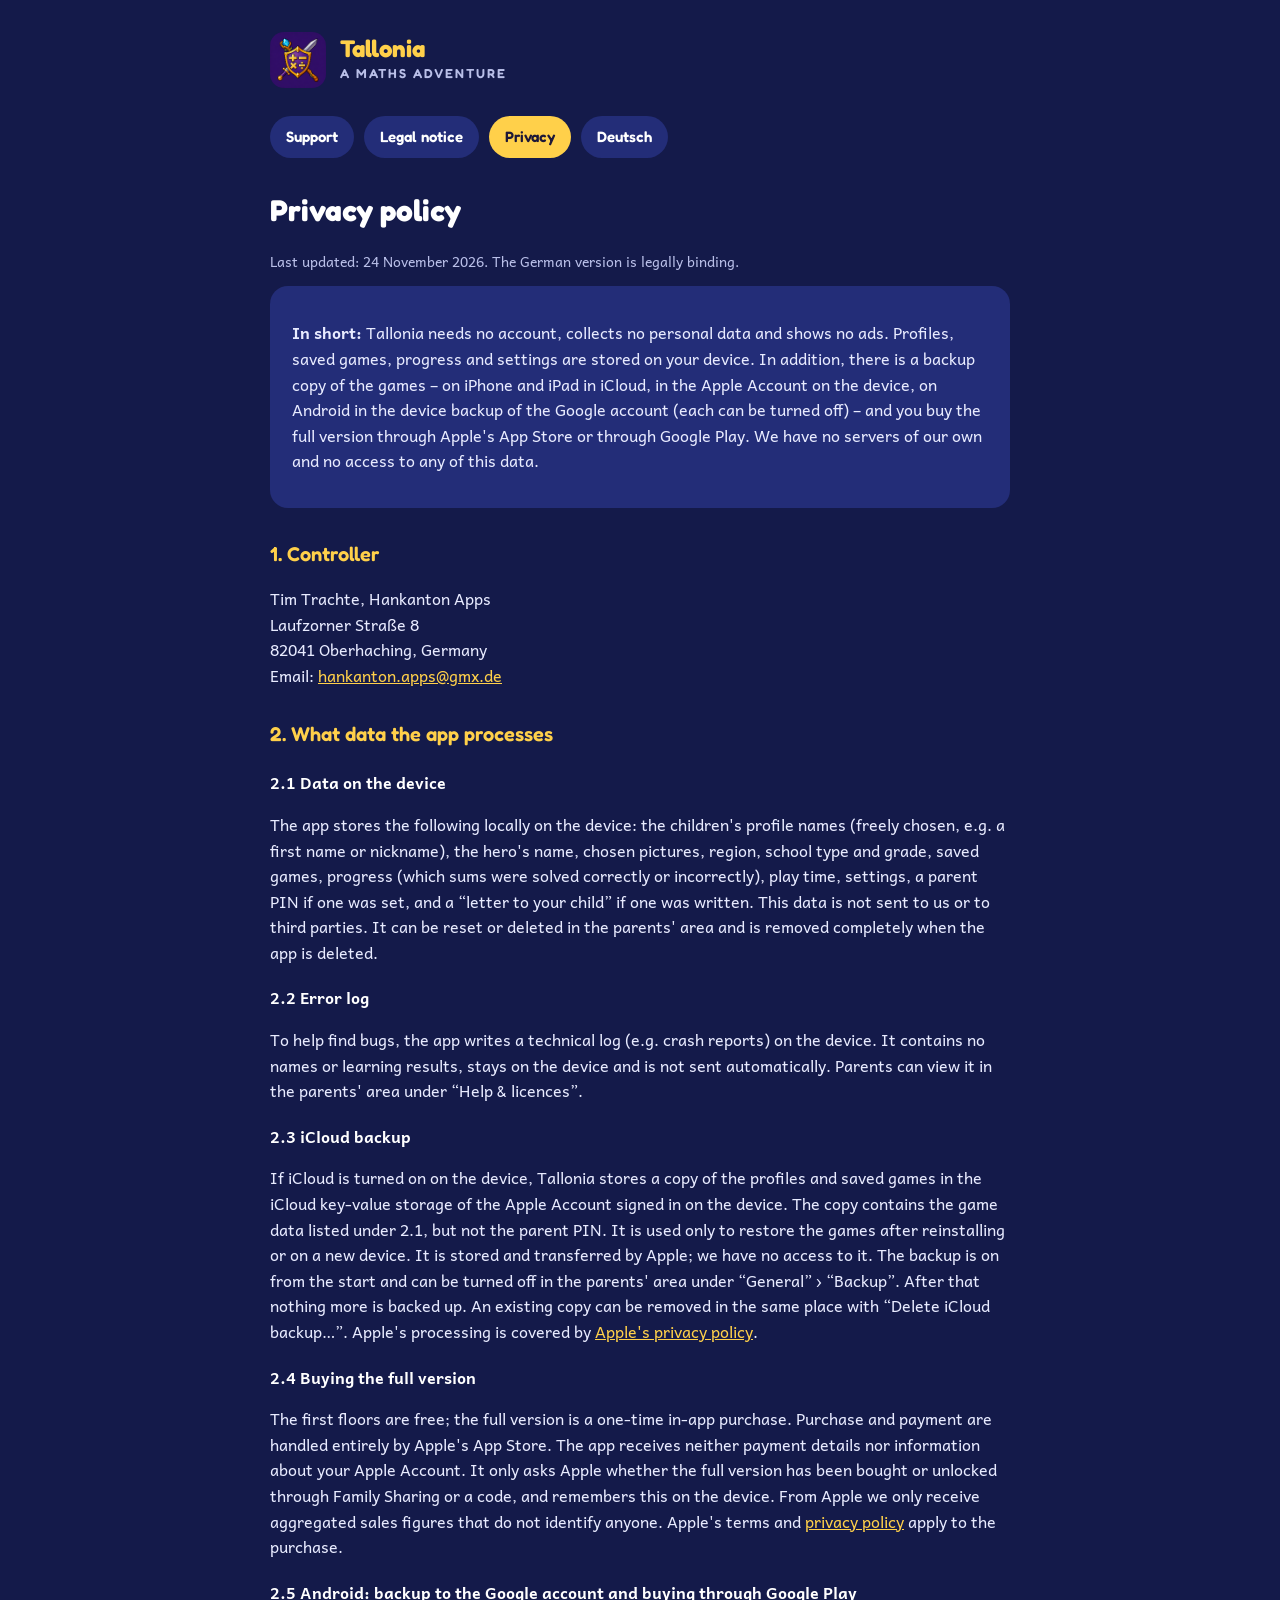
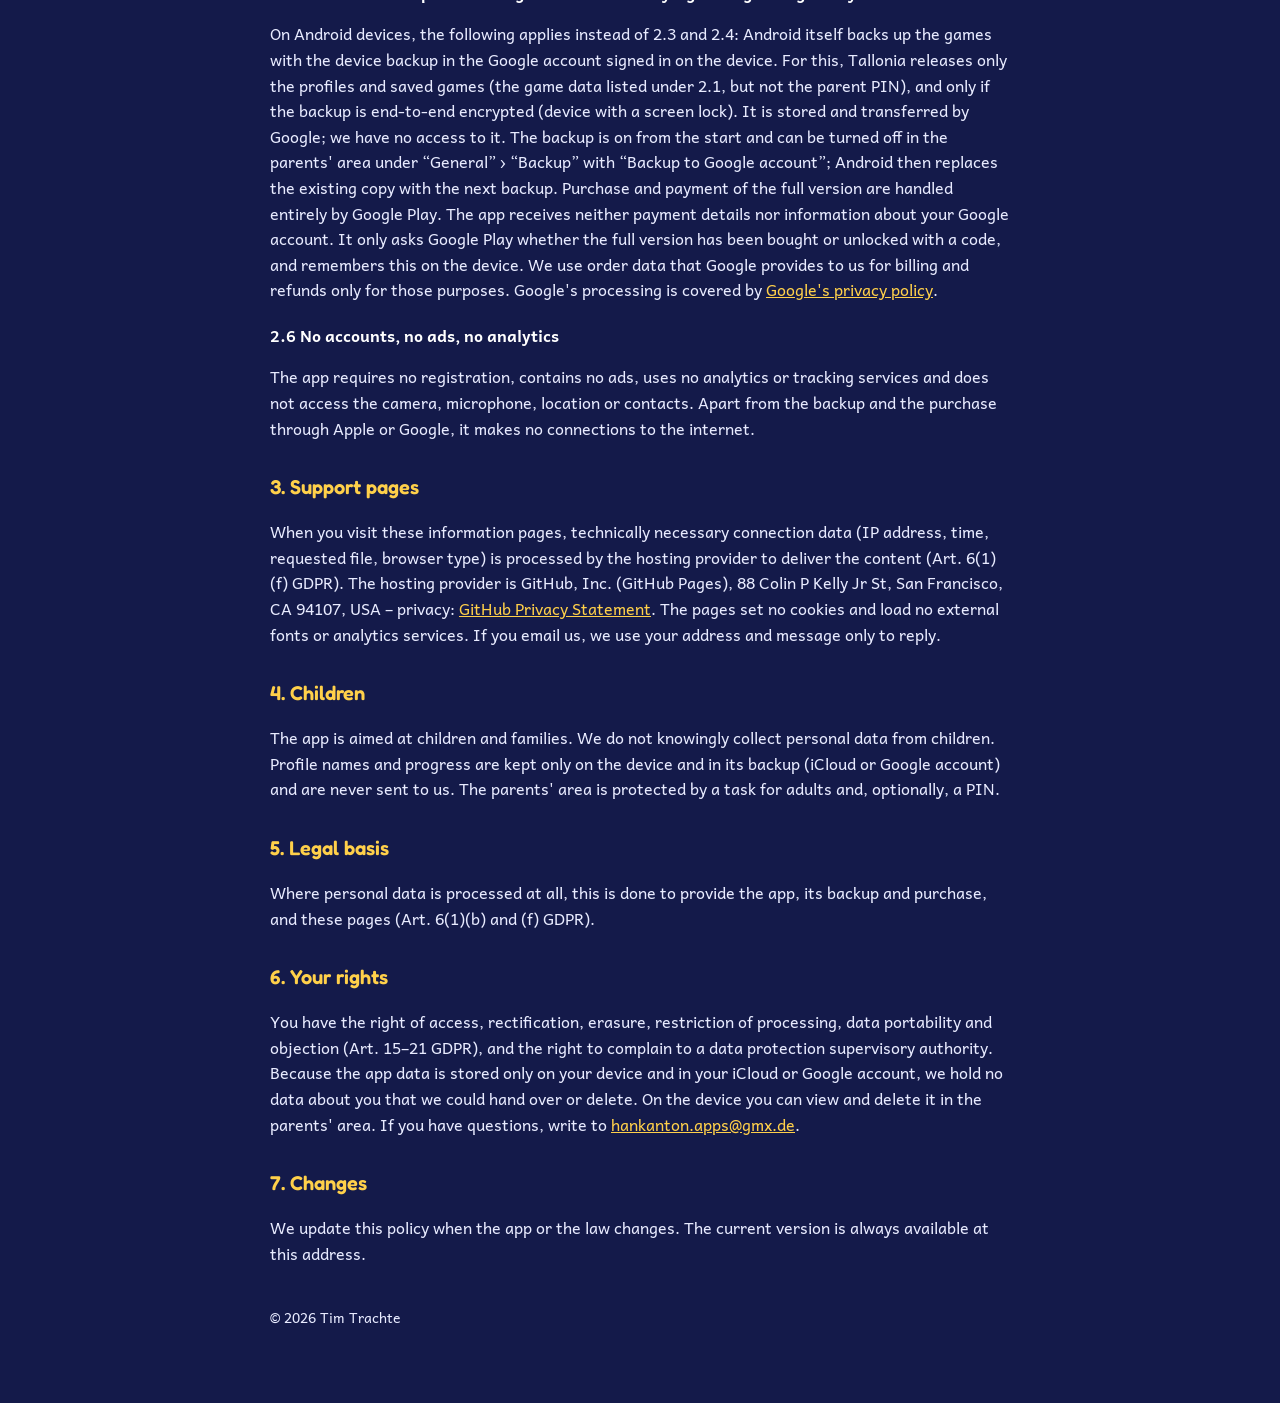
<file: en/privacy.html>
<!doctype html>
<html lang="en">
<head>
  <meta charset="utf-8">
  <meta name="viewport" content="width=device-width, initial-scale=1">
  <title>Privacy – Tallonia: A Maths Adventure</title>
  <link rel="icon" href="../icons/icon-192.png">
  <link rel="stylesheet" href="../fonts.css">
  <link rel="stylesheet" href="../style.css">
</head>
<body>
<div class="wrap">
  <header>
    <img src="../icons/logo-256.png" alt="">
    <div><div class="t">Tallonia</div><div class="s">A Maths Adventure</div></div>
  </header>
  <nav>
    <a href="index.html">Support</a>
    <a href="legal-notice.html">Legal notice</a>
    <a href="privacy.html" class="on">Privacy</a>
    <a href="../datenschutz.html" lang="de">Deutsch</a>
  </nav>

  <h1>Privacy policy</h1>
  <p class="muted">Last updated: 24 November 2026. The German version is legally binding.</p>

  <div class="card">
    <p><strong>In short:</strong> Tallonia needs no account, collects no personal data and shows no ads. Profiles, saved games, progress and settings are stored on your device. In addition, there is a backup copy of the games – on iPhone and iPad in iCloud, in the Apple Account on the device, on Android in the device backup of the Google account (each can be turned off) – and you buy the full version through Apple's App Store or through Google Play. We have no servers of our own and no access to any of this data.</p>
  </div>

  <h2>1. Controller</h2>
  <p>Tim Trachte, Hankanton Apps<br>Laufzorner Straße 8<br>82041 Oberhaching, Germany<br>
  Email: <a href="mailto:hankanton.apps@gmx.de">hankanton.apps@gmx.de</a></p>

  <h2>2. What data the app processes</h2>
  <h3>2.1 Data on the device</h3>
  <p>The app stores the following locally on the device: the children's profile names (freely chosen, e.g. a first name or nickname), the hero's name, chosen pictures, region, school type and grade, saved games, progress (which sums were solved correctly or incorrectly), play time, settings, a parent PIN if one was set, and a “letter to your child” if one was written. This data is not sent to us or to third parties. It can be reset or deleted in the parents' area and is removed completely when the app is deleted.</p>
  <h3>2.2 Error log</h3>
  <p>To help find bugs, the app writes a technical log (e.g. crash reports) on the device. It contains no names or learning results, stays on the device and is not sent automatically. Parents can view it in the parents' area under “Help &amp; licences”.</p>
  <h3>2.3 iCloud backup</h3>
  <p>If iCloud is turned on on the device, Tallonia stores a copy of the profiles and saved games in the iCloud key-value storage of the Apple Account signed in on the device. The copy contains the game data listed under 2.1, but not the parent PIN. It is used only to restore the games after reinstalling or on a new device. It is stored and transferred by Apple; we have no access to it. The backup is on from the start and can be turned off in the parents' area under “General” › “Backup”. After that nothing more is backed up. An existing copy can be removed in the same place with “Delete iCloud backup…”. Apple's processing is covered by <a href="https://www.apple.com/legal/privacy/en-ww/" rel="noopener">Apple's privacy policy</a>.</p>
  <h3>2.4 Buying the full version</h3>
  <p>The first floors are free; the full version is a one-time in-app purchase. Purchase and payment are handled entirely by Apple's App Store. The app receives neither payment details nor information about your Apple Account. It only asks Apple whether the full version has been bought or unlocked through Family Sharing or a code, and remembers this on the device. From Apple we only receive aggregated sales figures that do not identify anyone. Apple's terms and <a href="https://www.apple.com/legal/privacy/en-ww/" rel="noopener">privacy policy</a> apply to the purchase.</p>
  <h3>2.5 Android: backup to the Google account and buying through Google Play</h3>
  <p>On Android devices, the following applies instead of 2.3 and 2.4: Android itself backs up the games with the device backup in the Google account signed in on the device. For this, Tallonia releases only the profiles and saved games (the game data listed under 2.1, but not the parent PIN), and only if the backup is end-to-end encrypted (device with a screen lock). It is stored and transferred by Google; we have no access to it. The backup is on from the start and can be turned off in the parents' area under “General” › “Backup” with “Backup to Google account”; Android then replaces the existing copy with the next backup. Purchase and payment of the full version are handled entirely by Google Play. The app receives neither payment details nor information about your Google account. It only asks Google Play whether the full version has been bought or unlocked with a code, and remembers this on the device. We use order data that Google provides to us for billing and refunds only for those purposes. Google's processing is covered by <a href="https://policies.google.com/privacy?hl=en" rel="noopener">Google's privacy policy</a>.</p>
  <h3>2.6 No accounts, no ads, no analytics</h3>
  <p>The app requires no registration, contains no ads, uses no analytics or tracking services and does not access the camera, microphone, location or contacts. Apart from the backup and the purchase through Apple or Google, it makes no connections to the internet.</p>

  <h2>3. Support pages</h2>
  <p>When you visit these information pages, technically necessary connection data (IP address, time, requested file, browser type) is processed by the hosting provider to deliver the content (Art. 6(1)(f) GDPR). The hosting provider is GitHub, Inc. (GitHub Pages), 88 Colin P Kelly Jr St, San Francisco, CA 94107, USA – privacy: <a href="https://docs.github.com/en/site-policy/privacy-policies/github-general-privacy-statement" rel="noopener">GitHub Privacy Statement</a>. The pages set no cookies and load no external fonts or analytics services. If you email us, we use your address and message only to reply.</p>

  <h2>4. Children</h2>
  <p>The app is aimed at children and families. We do not knowingly collect personal data from children. Profile names and progress are kept only on the device and in its backup (iCloud or Google account) and are never sent to us. The parents' area is protected by a task for adults and, optionally, a PIN.</p>

  <h2>5. Legal basis</h2>
  <p>Where personal data is processed at all, this is done to provide the app, its backup and purchase, and these pages (Art. 6(1)(b) and (f) GDPR).</p>

  <h2>6. Your rights</h2>
  <p>You have the right of access, rectification, erasure, restriction of processing, data portability and objection (Art. 15–21 GDPR), and the right to complain to a data protection supervisory authority. Because the app data is stored only on your device and in your iCloud or Google account, we hold no data about you that we could hand over or delete. On the device you can view and delete it in the parents' area. If you have questions, write to <a href="mailto:hankanton.apps@gmx.de">hankanton.apps@gmx.de</a>.</p>

  <h2>7. Changes</h2>
  <p>We update this policy when the app or the law changes. The current version is always available at this address.</p>

  <footer>
    <p>© 2026 Tim Trachte</p>
  </footer>
</div>
</body>
</html>
</file>
<file: fonts.css>
/* Schriften lokal (keine Verbindung zu Google) – dieselben wie im Spiel, SIL Open Font License 1.1 */
@font-face {
  font-family: 'Fredoka';
  font-style: normal;
  font-weight: 300 700;
  font-display: swap;
  src: url(fonts/Fredoka-Variabel.ttf) format('truetype');
}
@font-face {
  font-family: 'Andika';
  font-style: normal;
  font-weight: 400;
  font-display: swap;
  src: url(fonts/Andika-Regular.ttf) format('truetype');
}
@font-face {
  font-family: 'Andika';
  font-style: normal;
  font-weight: 700;
  font-display: swap;
  src: url(fonts/Andika-Bold.ttf) format('truetype');
}
</file>
<file: style.css>
/* Farben aus dem Spiel (Menü „Zahlonia-Nacht“) */
:root { --bg: #141a4a; --panel: #232d78; --panel2: #1b2364; --text: #ffffff; --muted: #b9bfe8; --gold: #ffd04a; --ink: #1d1838; }
* { box-sizing: border-box; }
body { margin: 0; background: var(--bg); color: var(--text); font-family: 'Andika', system-ui, -apple-system, sans-serif; line-height: 1.6; }
.wrap { max-width: 780px; margin: 0 auto; padding: 32px 20px 60px; }
header { display: flex; align-items: center; gap: 14px; margin-bottom: 28px; }
header img { width: 56px; height: 56px; border-radius: 14px; }
header .t { font-family: 'Fredoka', 'Arial Rounded MT Bold', sans-serif; font-weight: 700; font-size: 24px; line-height: 1.1; color: var(--gold); }
header .s { color: var(--muted); font-family: 'Fredoka', sans-serif; font-size: 13px; font-weight: 600; letter-spacing: 2px; text-transform: uppercase; }
nav { display: flex; gap: 10px; flex-wrap: wrap; margin-bottom: 28px; }
nav a { background: var(--panel); color: var(--text); text-decoration: none; padding: 9px 16px; border-radius: 999px; font-family: 'Fredoka', sans-serif; font-weight: 600; font-size: 15px; }
nav a.on { background: var(--gold); color: var(--ink); }
h1 { font-family: 'Fredoka', 'Arial Rounded MT Bold', sans-serif; font-weight: 700; font-size: 30px; margin: 0 0 16px; text-wrap: balance; }
h2 { font-family: 'Fredoka', sans-serif; font-size: 20px; font-weight: 600; margin: 30px 0 8px; color: var(--gold); }
h3 { font-size: 16px; font-weight: 700; margin: 20px 0 6px; }
p, li { color: #e8ebff; }
a { color: var(--gold); }
strong { font-weight: 700; }
.card { background: var(--panel); border-radius: 18px; padding: 18px 22px; margin: 14px 0; }
.laden { display: inline-block; background: var(--gold); color: var(--ink); text-decoration: none; padding: 10px 20px; border-radius: 999px; font-family: 'Fredoka', sans-serif; font-weight: 600; font-size: 16px; }
.muted { color: var(--muted); font-size: 14px; }
footer { margin-top: 40px; color: var(--muted); font-size: 14px; }
details { background: var(--panel2); border-radius: 14px; padding: 12px 18px; margin: 10px 0; }
summary { font-weight: 700; cursor: pointer; }
</file>
